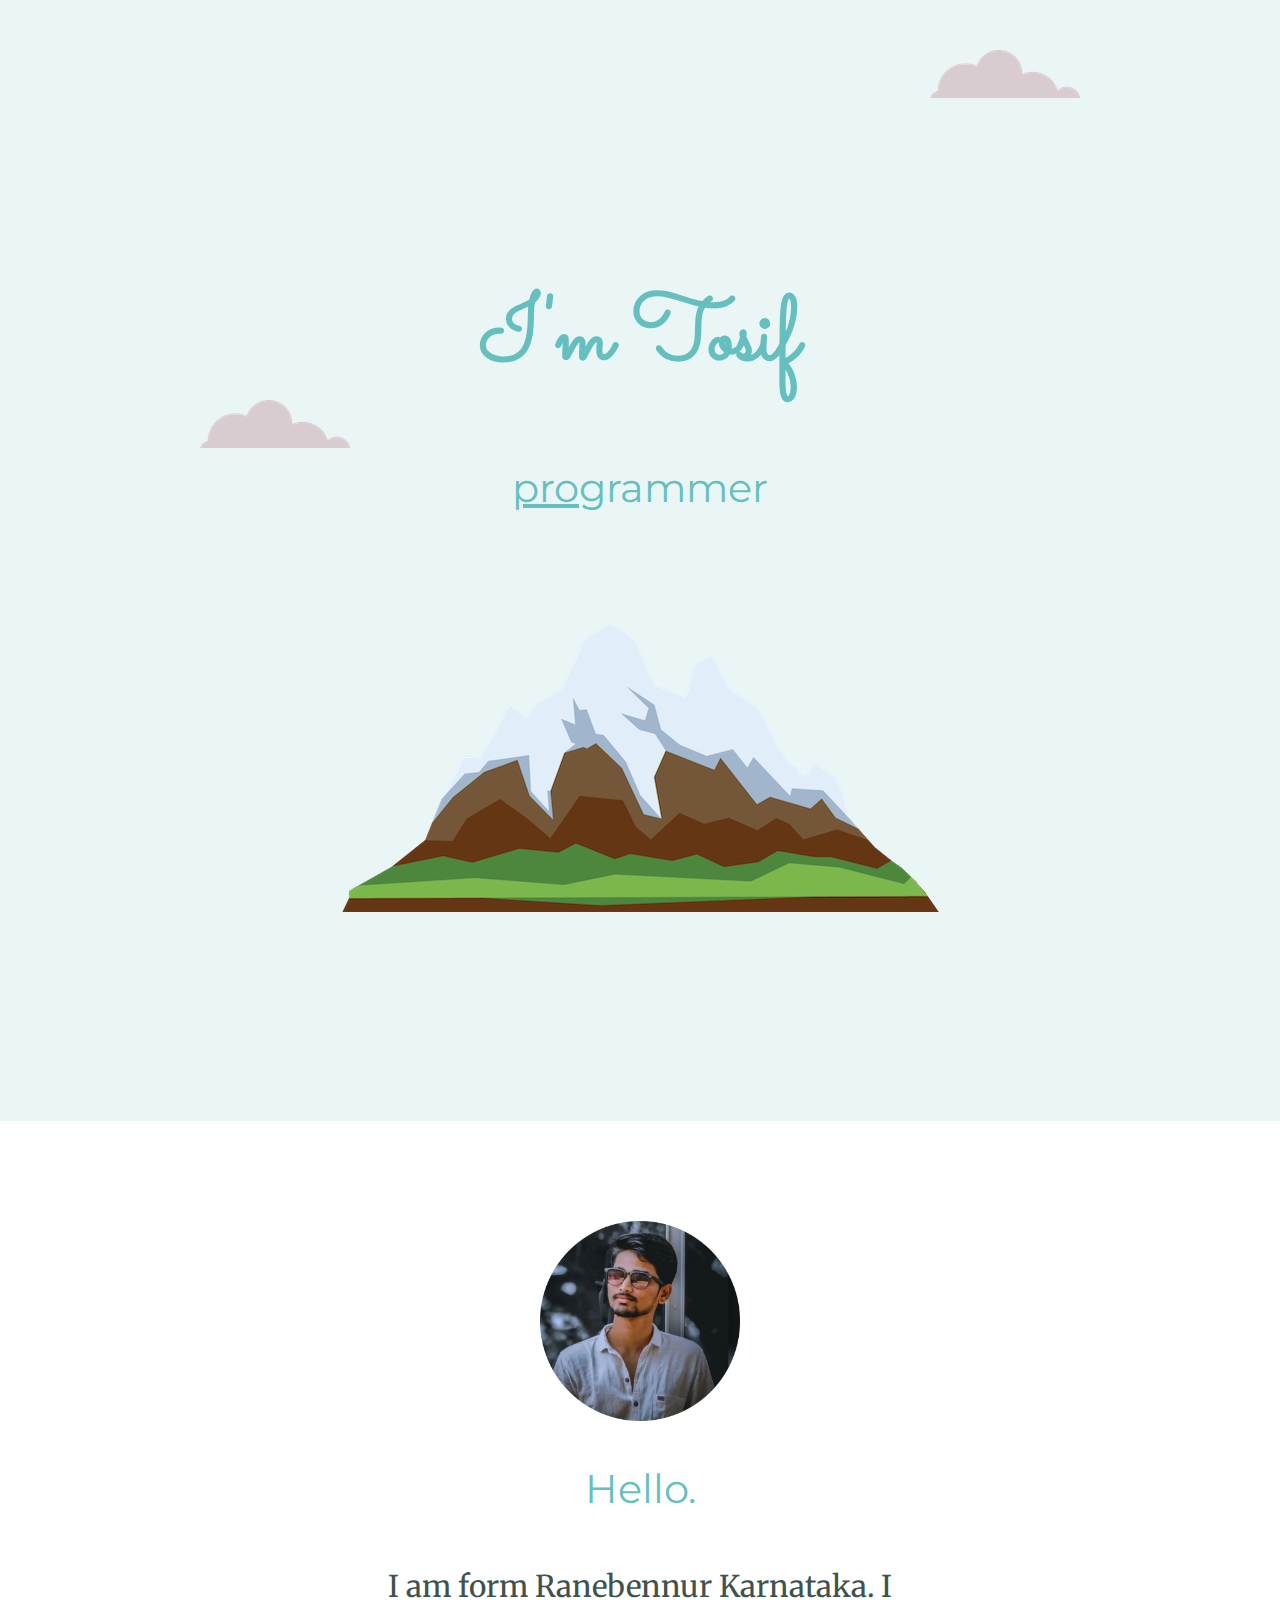
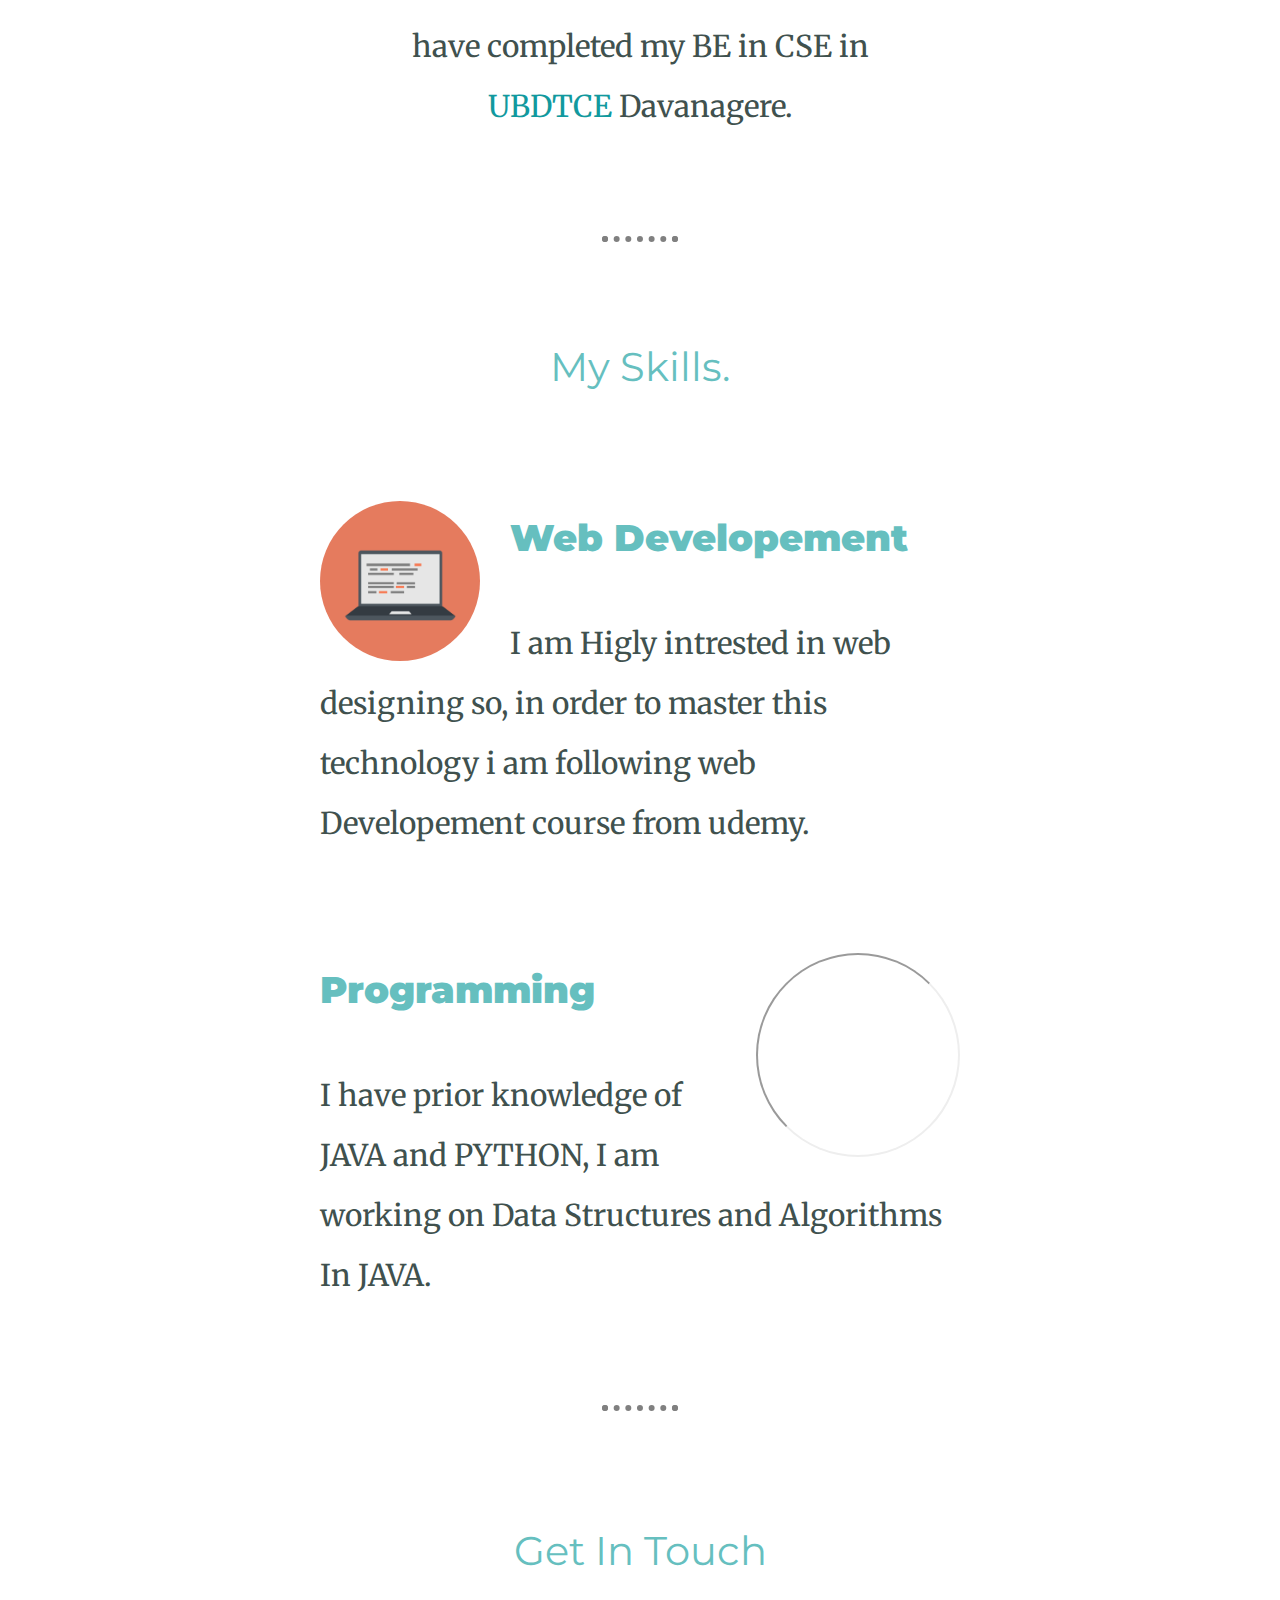
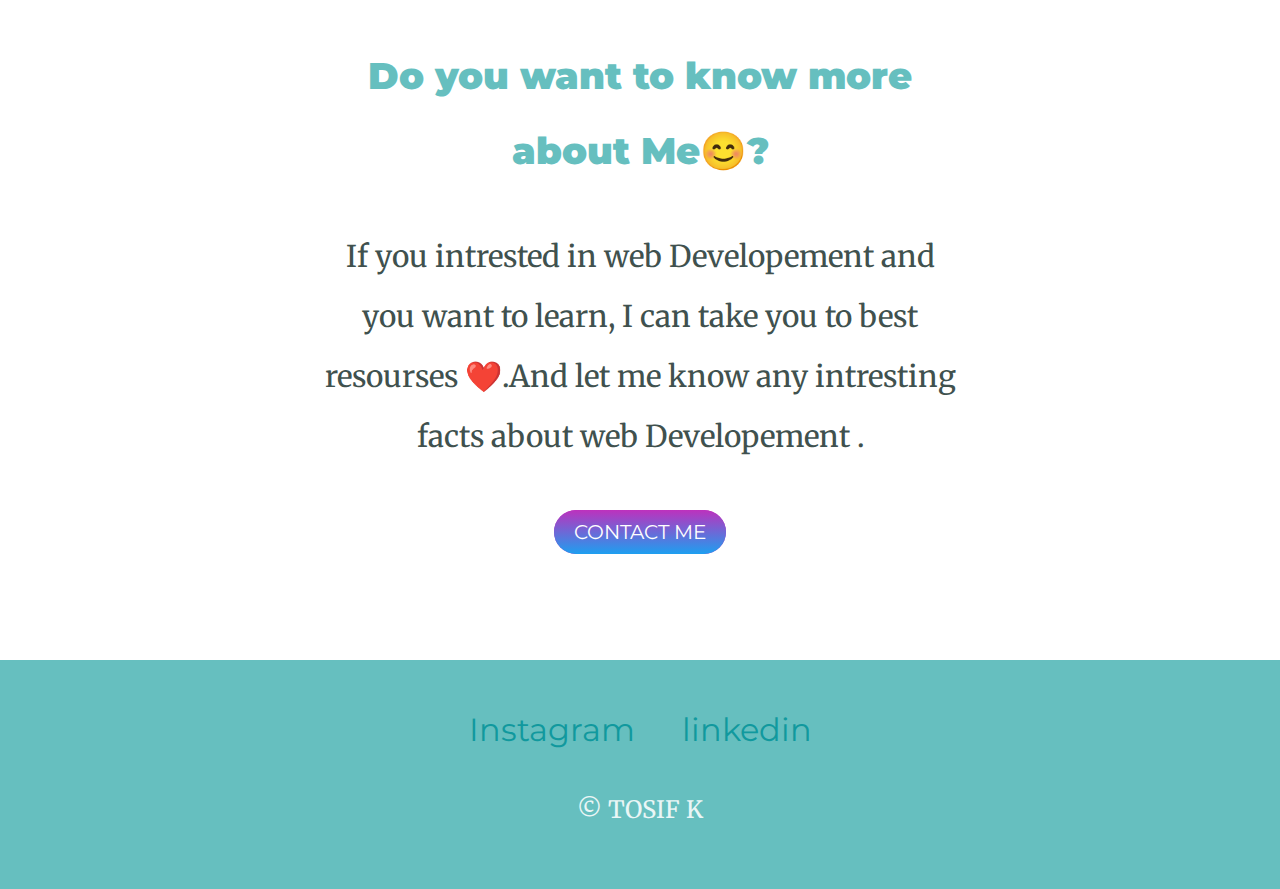
<file: index.html>
<!DOCTYPE html>
<html lang="en" dir="ltr">

<head>
  <meta charset="utf-8">
  <title>TOSIF</title>
  <link rel="stylesheet" href="css/styles.css">
  <!-- this is used to add favicon (favorite icon) -->
  <!-- <link rel="icon" href="favicon.ico?v=2">  we have to use this if below line not works-->
  <link rel="icon" href="favicon.ico">
  <link rel="preconnect" href="https://fonts.googleapis.com">
  <link rel="preconnect" href="https://fonts.gstatic.com" crossorigin>
  <link href="https://fonts.googleapis.com/css2?family=Merriweather&family=Montserrat&family=Sacramento&display=swap" rel="stylesheet">
</head>

<body class="main">
  <div class="top-container">
    <img class="top-cloud" src="iMAGES/cloud.png" alt="cloud-top" >
    <h1>I'm Tosif</h1>
    <h2><span class="pro">pro</span>grammer</h2>
    <img class="bottom-cloud" src="iMAGES/cloud.png" alt="cloud-bottom" >
    <img src="iMAGES/mountain.png" alt="">
  </div>

    <div class="profile">
      <img src="iMAGES/tosif.png" alt="Tosif" width="200px" height="200px">
      <h2>Hello.</h2>
      <p class="intro">I am form Ranebennur Karnataka. I have completed my BE in CSE in <a class="college" href="https://www.ubdtce.org/">UBDTCE </a>Davanagere.</p>
    </div>
    <hr>
    <div class="skills">
      <h2>My Skills.</h2>
      <div class="skill-row">
        <img class="computer" src="iMAGES/computer.png" alt="computer-science">
        <h3>Web Developement</h3>
        <p class="skill1">I am Higly intrested in web designing so, in order to master this technology i am following web Developement course from udemy.</p>
      </div>
      <div class="skill-row">
         <iframe class="last" src="https://giphy.com/embed/RbDKaczqWovIugyJmW" alt="last" ></iframe>
        <h3>Programming</h3>
        <p class="skill2">I have prior knowledge of JAVA and PYTHON, I am working on Data Structures and Algorithms In JAVA.</p>
      </div>
    </div>
    <hr>
    <div class="contact-me">
      <h2>Get In Touch</h2>
      <h3>Do you want to know more about Me😊?</h3>
      <p>If you intrested in web Developement and you want to learn, I can take you to best resourses ❤️.And let me know any intresting facts about web Developement .</p>
      <a class="btn" href="contact.html">CONTACT ME</a>
    </div>
  </div>


  <div class="bottom-container">
    <a class="footer-link" href="https://www.instagram.com/iconic_tosif/">Instagram</a>
    <a class="footer-link"href="https://www.linkedin.com/in/tosif-ik-04599b223">linkedin</a>
    <p class="copyright">© TOSIF K</p>
  </div>

</body>
</file>
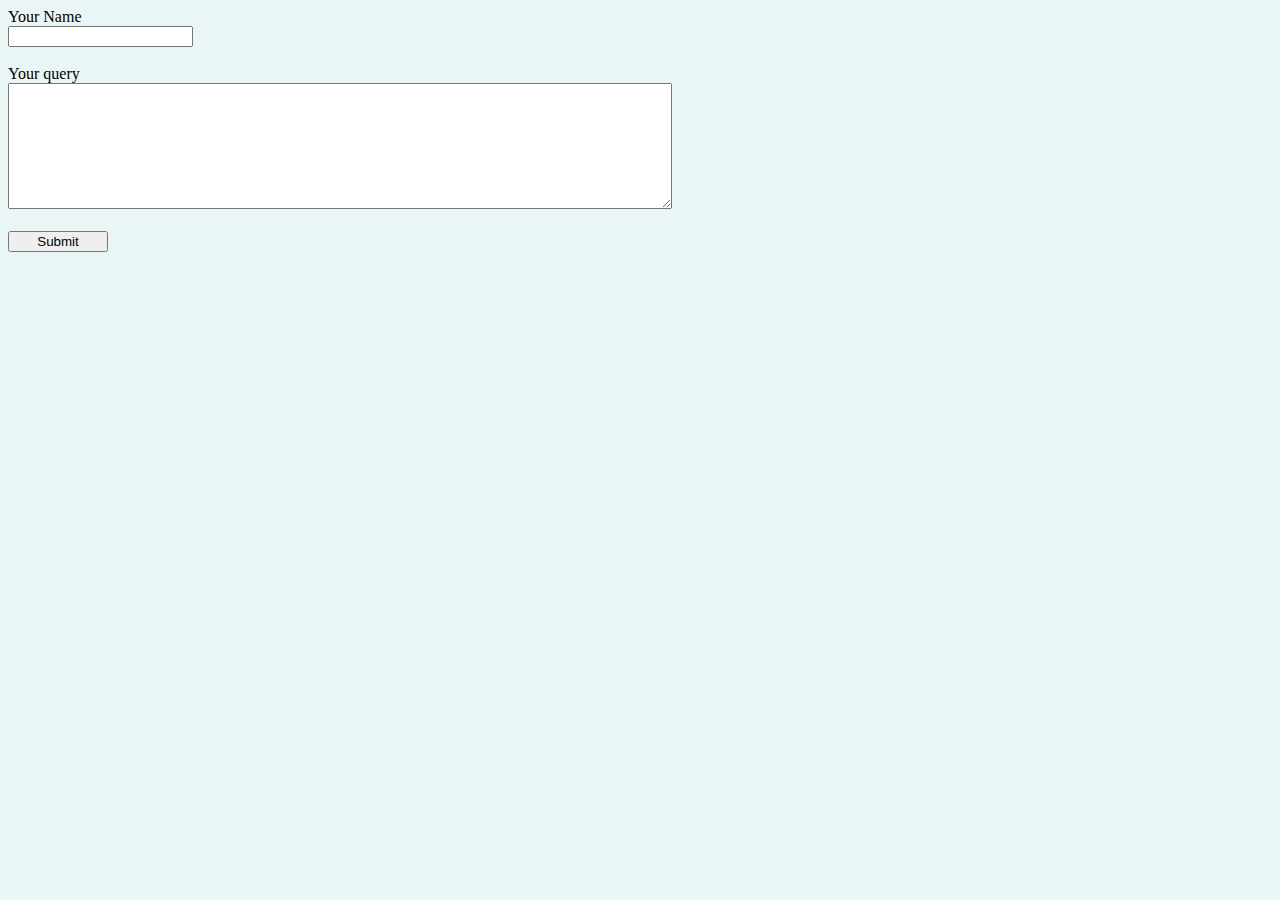
<file: contact.html>
<!DOCTYPE html>
<html lang="en" dir="ltr">
  <head>
    <meta charset="utf-8">
    <title>contact me</title>
    <link rel="stylesheet" href="css/styles.css">
  </head>
  <body class="contact-info">
    <form action="mailto:iconiczpg2000@gmail.com" method="post" enctype="text/plain">
      <label>Your Name</label><br>
      <input type="text" name="your name" value=""><br><br>
      <label>Your query</label><br>
      <textarea name="your response" rows="8" cols="80"></textarea><br><br>
      <input class="sbtn" type="submit" name="" >
    </form>
  </body>
</html>
</file>
<file: css/styles.css>
.main{
  margin: 0;
  color: #40514E;
  /* it will work only if elements inside body don't have width mentiond */
  text-align: center;
  font-family: 'Merriweather', serif;
  font-size: 2em;
}
p{
  font-size: 30px;
}

/* if we use px that is static size it will not affect even if we specified font size in both container
and in the element body */
/* for dynamic size if we are using font size in both body/container and element it will be added
and that will make zygantic element in browser */
h1 {
  /* width: 10%; */
  /* when we have width specified we have to use below line */
  /* top, and bottom 0, left and right auto */
  /* margin:0 auto 0 auto; */
  margin: 50px auto 0 auto;
  font-family: 'Sacramento', serif;
  /* font-size: 90px; this will not change as preferred font size in browse
  so we have to make  it dynamic font */
  /* 100% means 16px  90px means 90/16 = 5.625em  */
  /* 1em = 16px = 100% */
  /* font-size: 562.5%; */
  font-size: 5.625rem; /*using rem (root em ) will only takes size of the relative element*/
  color:  #66BFBF;
  line-height:2;
}

h2 {
  font-family: 'Montserrat', cursive;
  font-size: 2.5rem;
  color:  #66BFBF;
  font-weight: normal;
  padding-bottom: 10px;
}

h3 {
  width: 100%;
  font-family: 'Montserrat', serif;
  color: #66BFBF;
  font-weight:900;
}

.top-container {
  background-color: #EAF6F6;
  position: relative;
  padding: 200px;
  margin-bottom: 40px;
}

.bottom-container {
  background-color: #66BFBF;
  padding: 50px 0 20px;
}
.footer-link{
  font-family: 'Montserrat', cursive;
  margin: 10px 20px;
  color: #11999E;
  text-decoration: none;
}
.footer-link:hover{
  color: white;
}
.copyright{
  color: #EAF6F6;
  font-size: 0.75em;
  padding: 20px 0;
}

.pro {
  text-decoration: underline;
}

.top-cloud {
  position: absolute;
  right: 200px;
  top: 50px;

}

.bottom-cloud {
  position: absolute;
  left: 200px;
  top: 400px;
  border: 300px;
}
.skill-row{
  width: 50%;
  margin: 100px auto 100px auto;
  text-align: left;
  line-height: 2;
  position: relative;
}
.computer{
  border-radius: 100%;
  width: 25%;
  float: left;
  margin-right: 30px;
}
.java{
  /* position: absolute; */

    border-radius: 50%;
  width: 200px;
  height: 200px;
  overflow: hidden;
  margin-left: 30px;
  float: right; /* it defines the image wher to float and text is wrapped around it*/
}
/* .skill1{
  clear: left; /* it will clears its left by not wrapping around img instead it will come below*/
/* }
.skill2{
  clear: right;
}  */
.profile{
  margin: 100px 0;
}
.intro{
  width: 40%;
  margin: auto;
  line-height: 2;

}
.college{
    text-decoration: none;
    color: #11999E;
}
.college:hover{
  color:  #bd31bd;
}
.contact-me{
  width: 50%;
  margin: 100px auto 100px auto;
  line-height: 2;
}
.btn {
  background: #bd31bd;
  background-image: -webkit-linear-gradient(top, #bd31bd, #1d9ff0);
  background-image: -moz-linear-gradient(top, #bd31bd, #1d9ff0);
  background-image: -ms-linear-gradient(top, #bd31bd, #1d9ff0);
  background-image: -o-linear-gradient(top, #bd31bd, #1d9ff0);
  background-image: linear-gradient(to bottom, #bd31bd, #1d9ff0);
  -webkit-border-radius: 28;
  -moz-border-radius: 28;
  border-radius: 28px;
  font-family: 'Montserrat', cursive;
  color: #ffffff;
  font-size: 20px;
  padding: 10px 20px 10px 20px;
  text-decoration: none;
}

.btn:hover {
  background: #1deb1d;
  background-image: -webkit-linear-gradient(top, #1deb1d, #09f22c);
  background-image: -moz-linear-gradient(top, #1deb1d, #09f22c);
  background-image: -ms-linear-gradient(top, #1deb1d, #09f22c);
  background-image: -o-linear-gradient(top, #1deb1d, #09f22c);
  background-image: linear-gradient(to bottom, #1deb1d, #09f22c);
  text-decoration: none;
}
hr{
  /* border-style: none;
  border-top-style: dotted;
  /* this will be background: color behind the dotted; */
  /* background-color: white;
  border-top-color: grey; */
  /* height: 3px; */
  /* border-width: 5px;  */
  border: dotted grey 6px;
  border-bottom: none;
  width: 5%;
  margin: 100px auto;
}
.last{
  border-radius: 50%;
width: 200px;
height: 200px;
overflow: hidden;
margin-left: 30px;
float:right;
}
.contact-info{
  background-color:#EAF6F6;
  position: absolute;
}
.sbtn{
  width: 100px;
}
</file>
